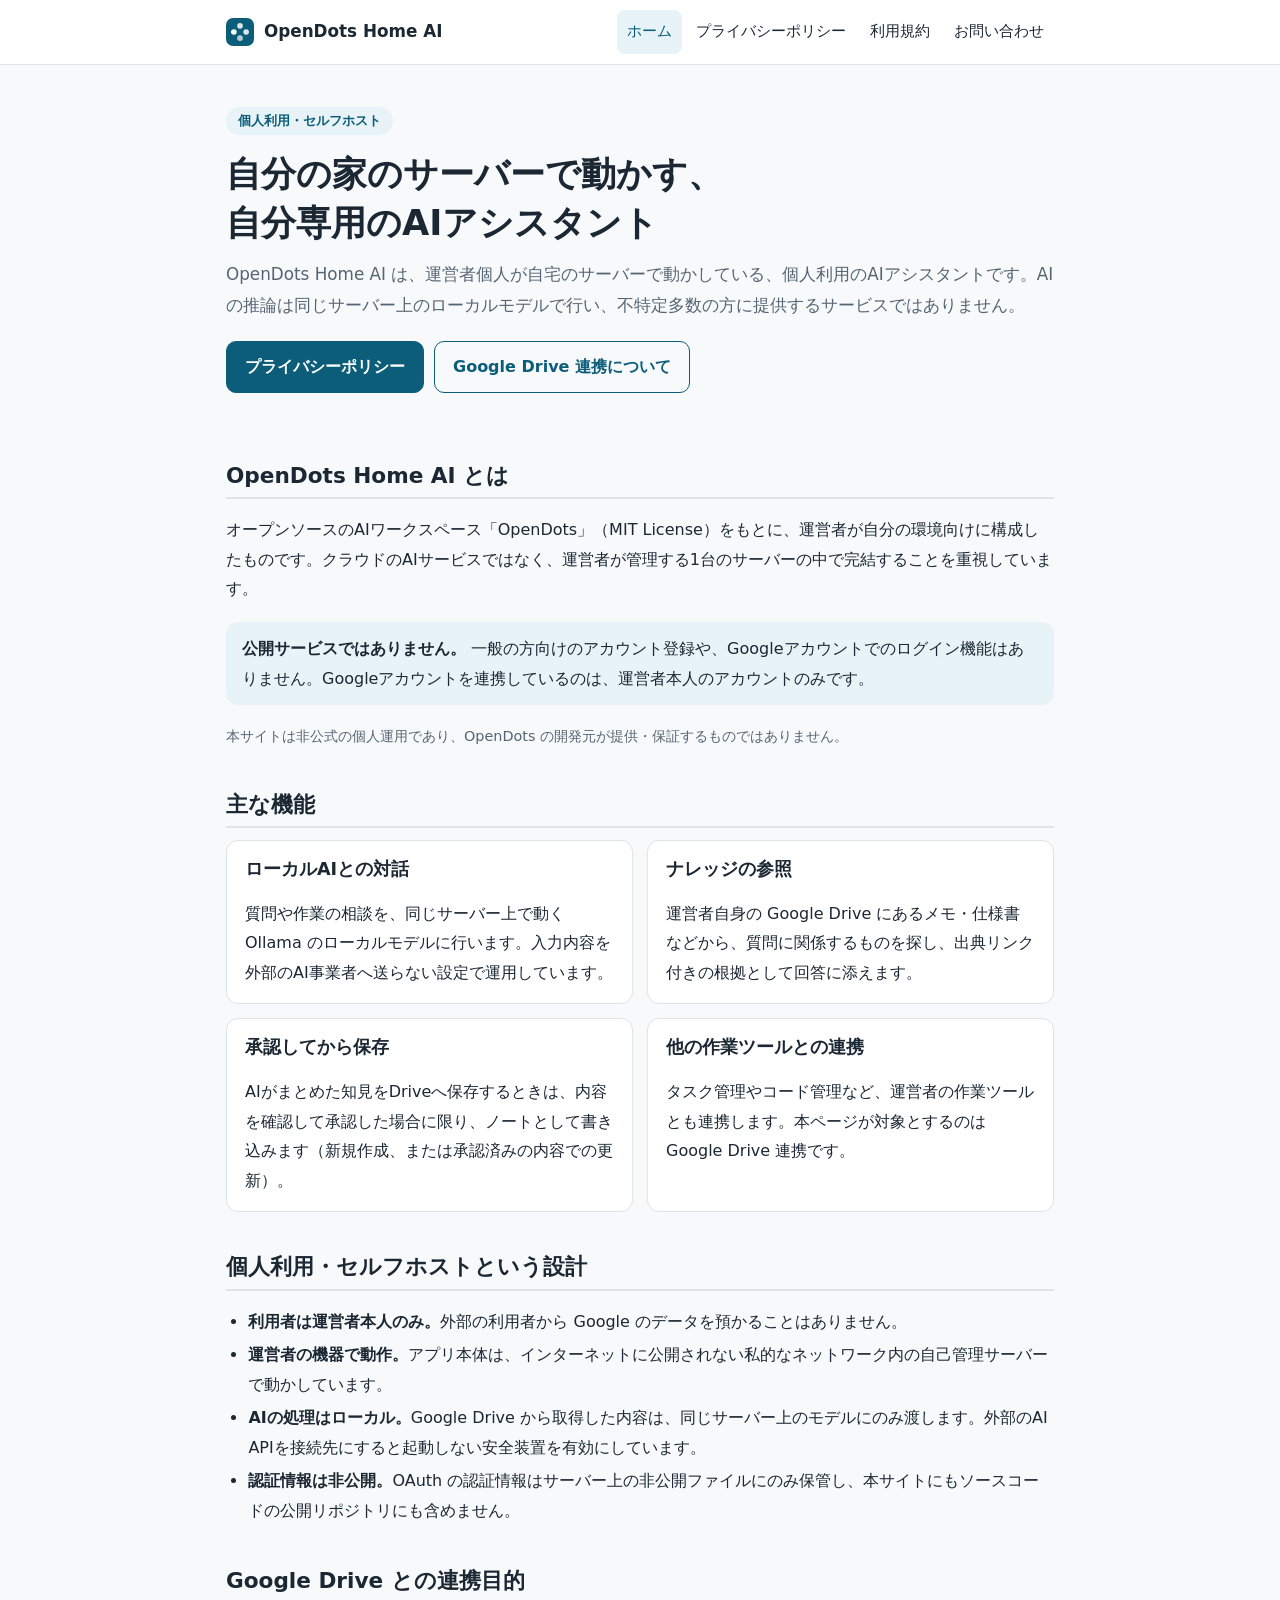
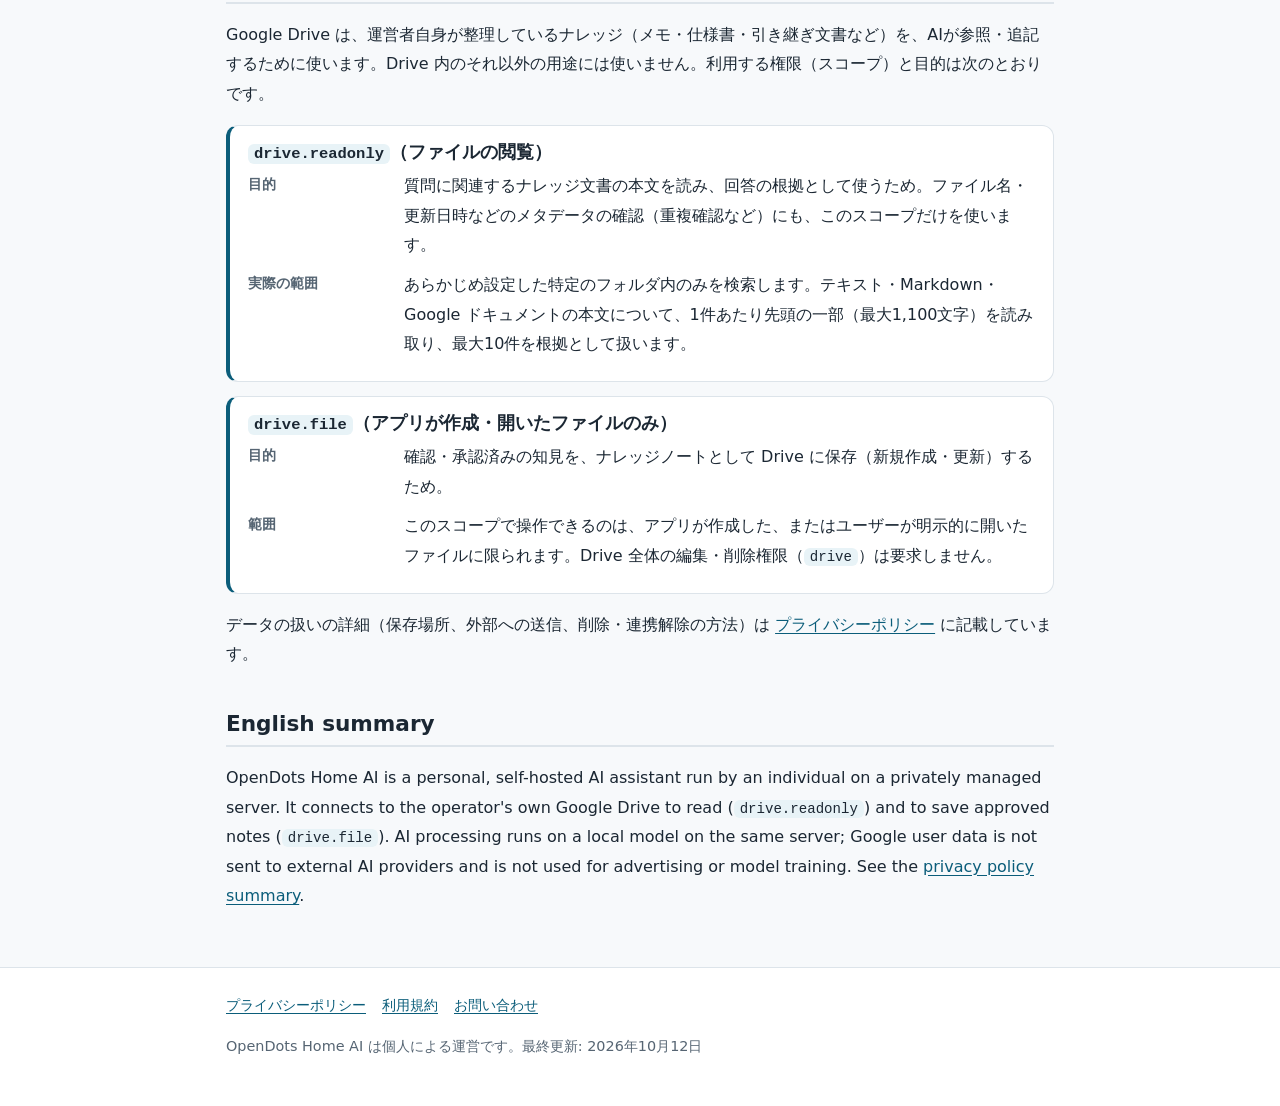
<file: index.html>
<!doctype html>
<html lang="ja">
<head>
  <meta charset="utf-8">
  <meta name="viewport" content="width=device-width, initial-scale=1">
  <title>OpenDots Home AI | 個人利用のセルフホスト型AIアシスタント</title>
  <meta name="description" content="OpenDots Home AI は、運営者個人が自宅サーバーで動かす、個人利用のセルフホスト型AIアシスタントです。Google Drive は自分のナレッジを参照・保存する目的に限って連携します。">
  <link rel="canonical" href="https://hattoir.github.io/opendots-home-ai/">
  <link rel="icon" href="assets/favicon.svg" type="image/svg+xml">
  <link rel="stylesheet" href="assets/style.css">
</head>
<body>
  <a class="skip" href="#main">本文へ移動</a>
  <header class="site">
    <div class="wrap">
      <a class="brand" href="./">
        <img src="assets/favicon.svg" alt="" width="28" height="28">
        <span>OpenDots Home AI</span>
      </a>
      <nav class="main" aria-label="主要メニュー">
        <ul>
          <li><a href="./" aria-current="page">ホーム</a></li>
          <li><a href="privacy.html">プライバシーポリシー</a></li>
          <li><a href="terms.html">利用規約</a></li>
          <li><a href="contact.html">お問い合わせ</a></li>
        </ul>
      </nav>
    </div>
  </header>

  <main id="main" class="wrap">
    <section class="hero">
      <span class="badge">個人利用・セルフホスト</span>
      <h1>自分の家のサーバーで動かす、<br>自分専用のAIアシスタント</h1>
      <p class="lead">OpenDots Home AI は、運営者個人が自宅のサーバーで動かしている、個人利用のAIアシスタントです。AIの推論は同じサーバー上のローカルモデルで行い、不特定多数の方に提供するサービスではありません。</p>
      <div class="btns">
        <a class="btn primary" href="privacy.html">プライバシーポリシー</a>
        <a class="btn ghost" href="#drive">Google Drive 連携について</a>
      </div>
    </section>

    <section aria-labelledby="about">
      <h2 id="about">OpenDots Home AI とは</h2>
      <p>オープンソースのAIワークスペース「OpenDots」（MIT License）をもとに、運営者が自分の環境向けに構成したものです。クラウドのAIサービスではなく、運営者が管理する1台のサーバーの中で完結することを重視しています。</p>
      <div class="info">
        <strong>公開サービスではありません。</strong>
        一般の方向けのアカウント登録や、Googleアカウントでのログイン機能はありません。Googleアカウントを連携しているのは、運営者本人のアカウントのみです。
      </div>
      <p class="meta">本サイトは非公式の個人運用であり、OpenDots の開発元が提供・保証するものではありません。</p>
    </section>

    <section aria-labelledby="features">
      <h2 id="features">主な機能</h2>
      <div class="grid two">
        <article class="card">
          <h3>ローカルAIとの対話</h3>
          <p>質問や作業の相談を、同じサーバー上で動く Ollama のローカルモデルに行います。入力内容を外部のAI事業者へ送らない設定で運用しています。</p>
        </article>
        <article class="card">
          <h3>ナレッジの参照</h3>
          <p>運営者自身の Google Drive にあるメモ・仕様書などから、質問に関係するものを探し、出典リンク付きの根拠として回答に添えます。</p>
        </article>
        <article class="card">
          <h3>承認してから保存</h3>
          <p>AIがまとめた知見をDriveへ保存するときは、内容を確認して承認した場合に限り、ノートとして書き込みます（新規作成、または承認済みの内容での更新）。</p>
        </article>
        <article class="card">
          <h3>他の作業ツールとの連携</h3>
          <p>タスク管理やコード管理など、運営者の作業ツールとも連携します。本ページが対象とするのは Google Drive 連携です。</p>
        </article>
      </div>
    </section>

    <section aria-labelledby="selfhost">
      <h2 id="selfhost">個人利用・セルフホストという設計</h2>
      <ul>
        <li><strong>利用者は運営者本人のみ。</strong>外部の利用者から Google のデータを預かることはありません。</li>
        <li><strong>運営者の機器で動作。</strong>アプリ本体は、インターネットに公開されない私的なネットワーク内の自己管理サーバーで動かしています。</li>
        <li><strong>AIの処理はローカル。</strong>Google Drive から取得した内容は、同じサーバー上のモデルにのみ渡します。外部のAI APIを接続先にすると起動しない安全装置を有効にしています。</li>
        <li><strong>認証情報は非公開。</strong>OAuth の認証情報はサーバー上の非公開ファイルにのみ保管し、本サイトにもソースコードの公開リポジトリにも含めません。</li>
      </ul>
    </section>

    <section aria-labelledby="drive">
      <h2 id="drive">Google Drive との連携目的</h2>
      <p>Google Drive は、運営者自身が整理しているナレッジ（メモ・仕様書・引き継ぎ文書など）を、AIが参照・追記するために使います。Drive 内のそれ以外の用途には使いません。利用する権限（スコープ）と目的は次のとおりです。</p>

      <div class="scope">
        <h3><span class="mono">drive.readonly</span>（ファイルの閲覧）</h3>
        <dl>
          <dt>目的</dt>
          <dd>質問に関連するナレッジ文書の本文を読み、回答の根拠として使うため。ファイル名・更新日時などのメタデータの確認（重複確認など）にも、このスコープだけを使います。</dd>
          <dt>実際の範囲</dt>
          <dd>あらかじめ設定した特定のフォルダ内のみを検索します。テキスト・Markdown・Google ドキュメントの本文について、1件あたり先頭の一部（最大1,100文字）を読み取り、最大10件を根拠として扱います。</dd>
        </dl>
      </div>

      <div class="scope">
        <h3><span class="mono">drive.file</span>（アプリが作成・開いたファイルのみ）</h3>
        <dl>
          <dt>目的</dt>
          <dd>確認・承認済みの知見を、ナレッジノートとして Drive に保存（新規作成・更新）するため。</dd>
          <dt>範囲</dt>
          <dd>このスコープで操作できるのは、アプリが作成した、またはユーザーが明示的に開いたファイルに限られます。Drive 全体の編集・削除権限（<span class="mono">drive</span>）は要求しません。</dd>
        </dl>
      </div>

      <p>データの扱いの詳細（保存場所、外部への送信、削除・連携解除の方法）は <a href="privacy.html">プライバシーポリシー</a> に記載しています。</p>
    </section>

    <section aria-labelledby="en">
      <h2 id="en">English summary</h2>
      <p lang="en">OpenDots Home AI is a personal, self-hosted AI assistant run by an individual on a privately managed server. It connects to the operator's own Google Drive to read (<code>drive.readonly</code>) and to save approved notes (<code>drive.file</code>). AI processing runs on a local model on the same server; Google user data is not sent to external AI providers and is not used for advertising or model training. See the <a href="privacy.html#en-summary">privacy policy summary</a>.</p>
    </section>
  </main>

  <footer class="site">
    <div class="wrap">
      <ul>
        <li><a href="privacy.html">プライバシーポリシー</a></li>
        <li><a href="terms.html">利用規約</a></li>
        <li><a href="contact.html">お問い合わせ</a></li>
      </ul>
      <p>OpenDots Home AI は個人による運営です。最終更新: 2026年10月12日</p>
    </div>
  </footer>
</body>
</html>
</file>
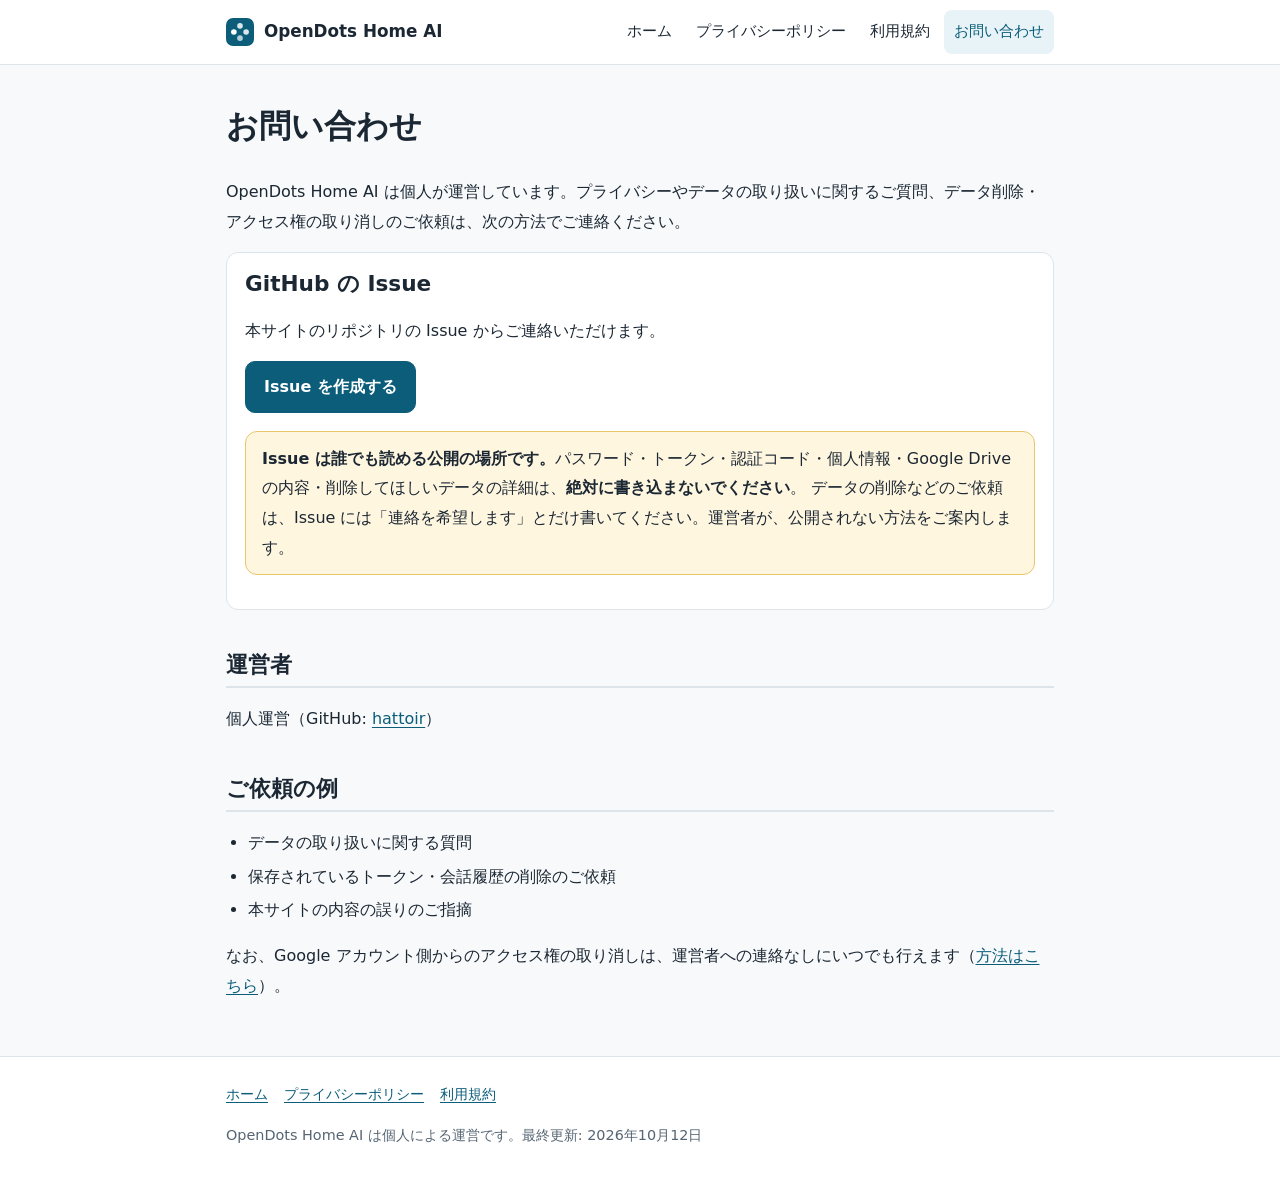
<file: contact.html>
<!doctype html>
<html lang="ja">
<head>
  <meta charset="utf-8">
  <meta name="viewport" content="width=device-width, initial-scale=1">
  <title>お問い合わせ | OpenDots Home AI</title>
  <meta name="description" content="OpenDots Home AI の運営者への連絡方法と、データ削除・アクセス権取り消しの依頼方法です。">
  <link rel="canonical" href="https://hattoir.github.io/opendots-home-ai/contact.html">
  <link rel="icon" href="assets/favicon.svg" type="image/svg+xml">
  <link rel="stylesheet" href="assets/style.css">
</head>
<body>
  <a class="skip" href="#main">本文へ移動</a>
  <header class="site">
    <div class="wrap">
      <a class="brand" href="./">
        <img src="assets/favicon.svg" alt="" width="28" height="28">
        <span>OpenDots Home AI</span>
      </a>
      <nav class="main" aria-label="主要メニュー">
        <ul>
          <li><a href="./">ホーム</a></li>
          <li><a href="privacy.html">プライバシーポリシー</a></li>
          <li><a href="terms.html">利用規約</a></li>
          <li><a href="contact.html" aria-current="page">お問い合わせ</a></li>
        </ul>
      </nav>
    </div>
  </header>

  <main id="main" class="wrap">
    <h1 style="margin-top:32px">お問い合わせ</h1>
    <p>OpenDots Home AI は個人が運営しています。プライバシーやデータの取り扱いに関するご質問、データ削除・アクセス権の取り消しのご依頼は、次の方法でご連絡ください。</p>

    <div class="card">
      <h2 style="margin-top:0;border:0;padding:0">GitHub の Issue</h2>
      <p>本サイトのリポジトリの Issue からご連絡いただけます。</p>
      <p><a class="btn primary" href="https://github.com/hattoir/opendots-home-ai/issues/new">Issue を作成する</a></p>
      <div class="note">
        <strong>Issue は誰でも読める公開の場所です。</strong>パスワード・トークン・認証コード・個人情報・Google Drive の内容・削除してほしいデータの詳細は、<strong>絶対に書き込まないでください</strong>。
        データの削除などのご依頼は、Issue には「連絡を希望します」とだけ書いてください。運営者が、公開されない方法をご案内します。
      </div>
    </div>

    <h2>運営者</h2>
    <p>個人運営（GitHub: <a href="https://github.com/hattoir">hattoir</a>）</p>

    <h2>ご依頼の例</h2>
    <ul>
      <li>データの取り扱いに関する質問</li>
      <li>保存されているトークン・会話履歴の削除のご依頼</li>
      <li>本サイトの内容の誤りのご指摘</li>
    </ul>
    <p>なお、Google アカウント側からのアクセス権の取り消しは、運営者への連絡なしにいつでも行えます（<a href="privacy.html#delete">方法はこちら</a>）。</p>
  </main>

  <footer class="site">
    <div class="wrap">
      <ul>
        <li><a href="./">ホーム</a></li>
        <li><a href="privacy.html">プライバシーポリシー</a></li>
        <li><a href="terms.html">利用規約</a></li>
      </ul>
      <p>OpenDots Home AI は個人による運営です。最終更新: 2026年10月12日</p>
    </div>
  </footer>
</body>
</html>
</file>
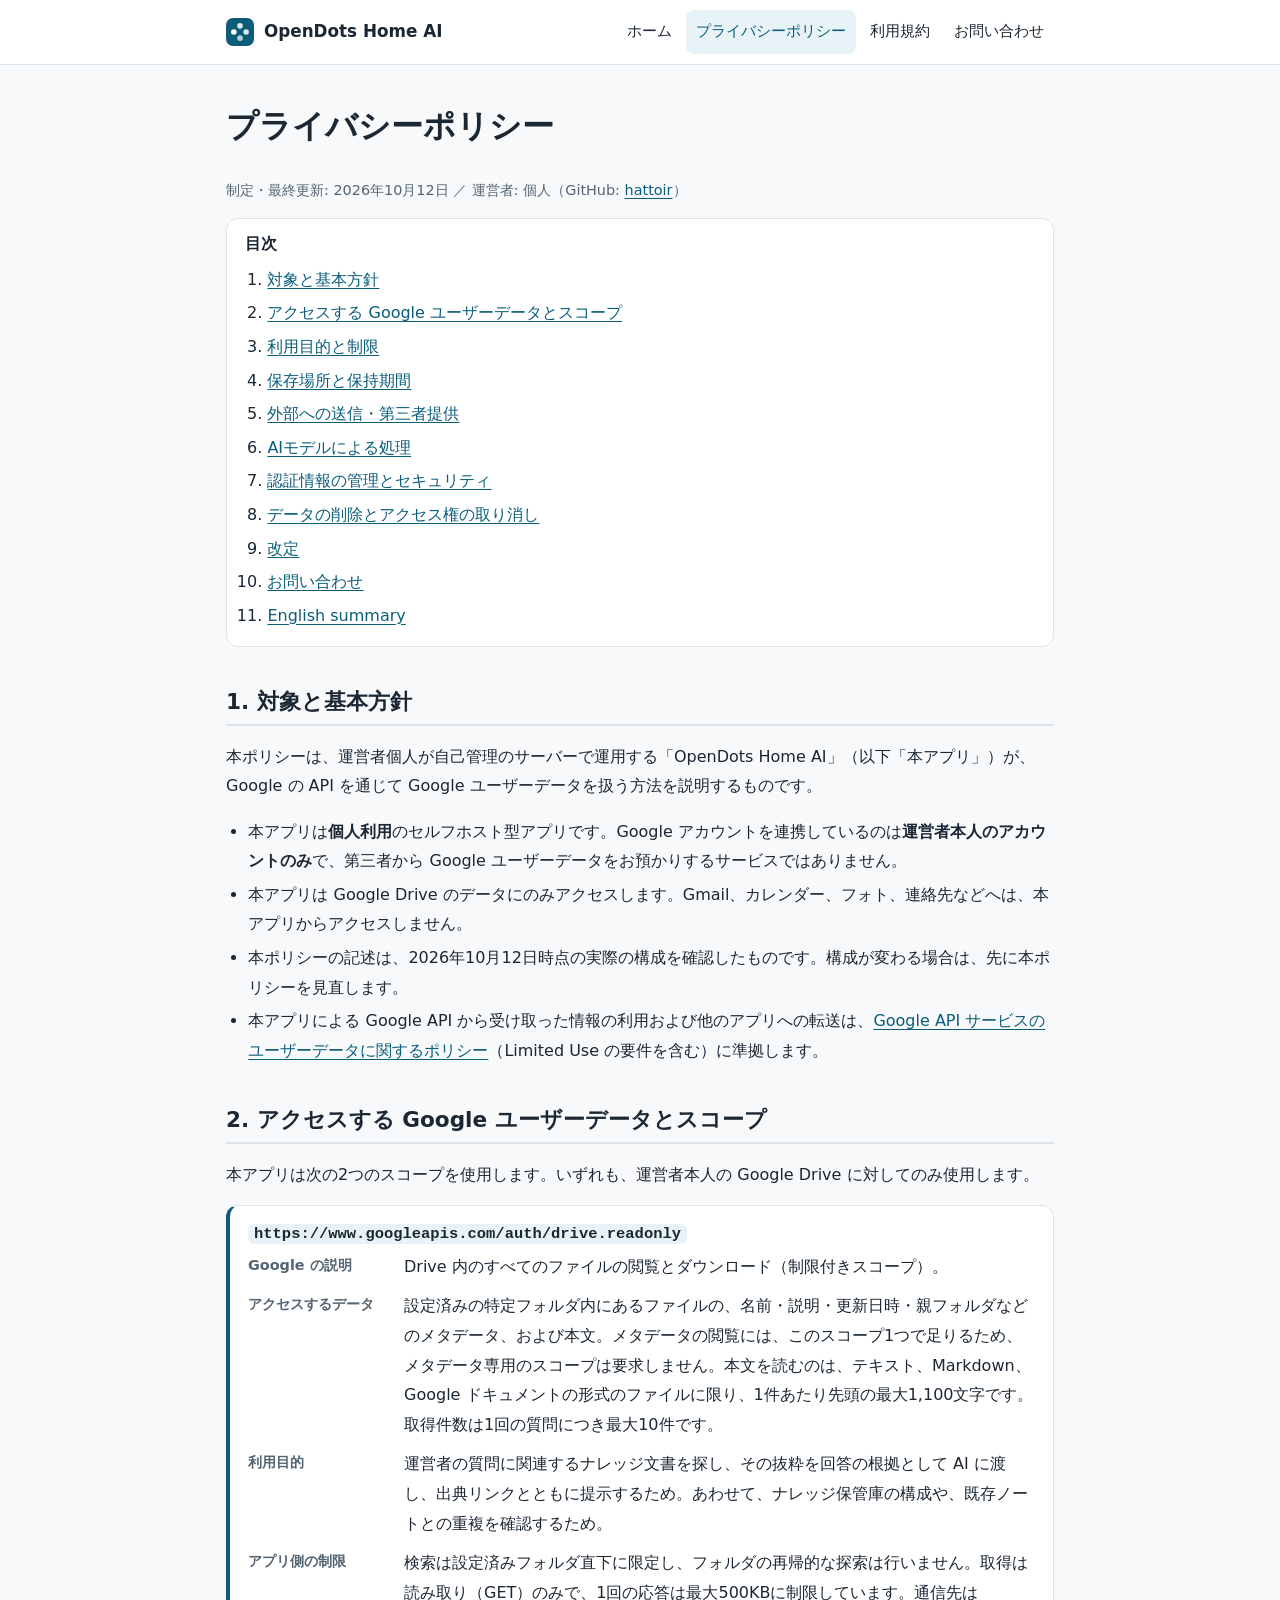
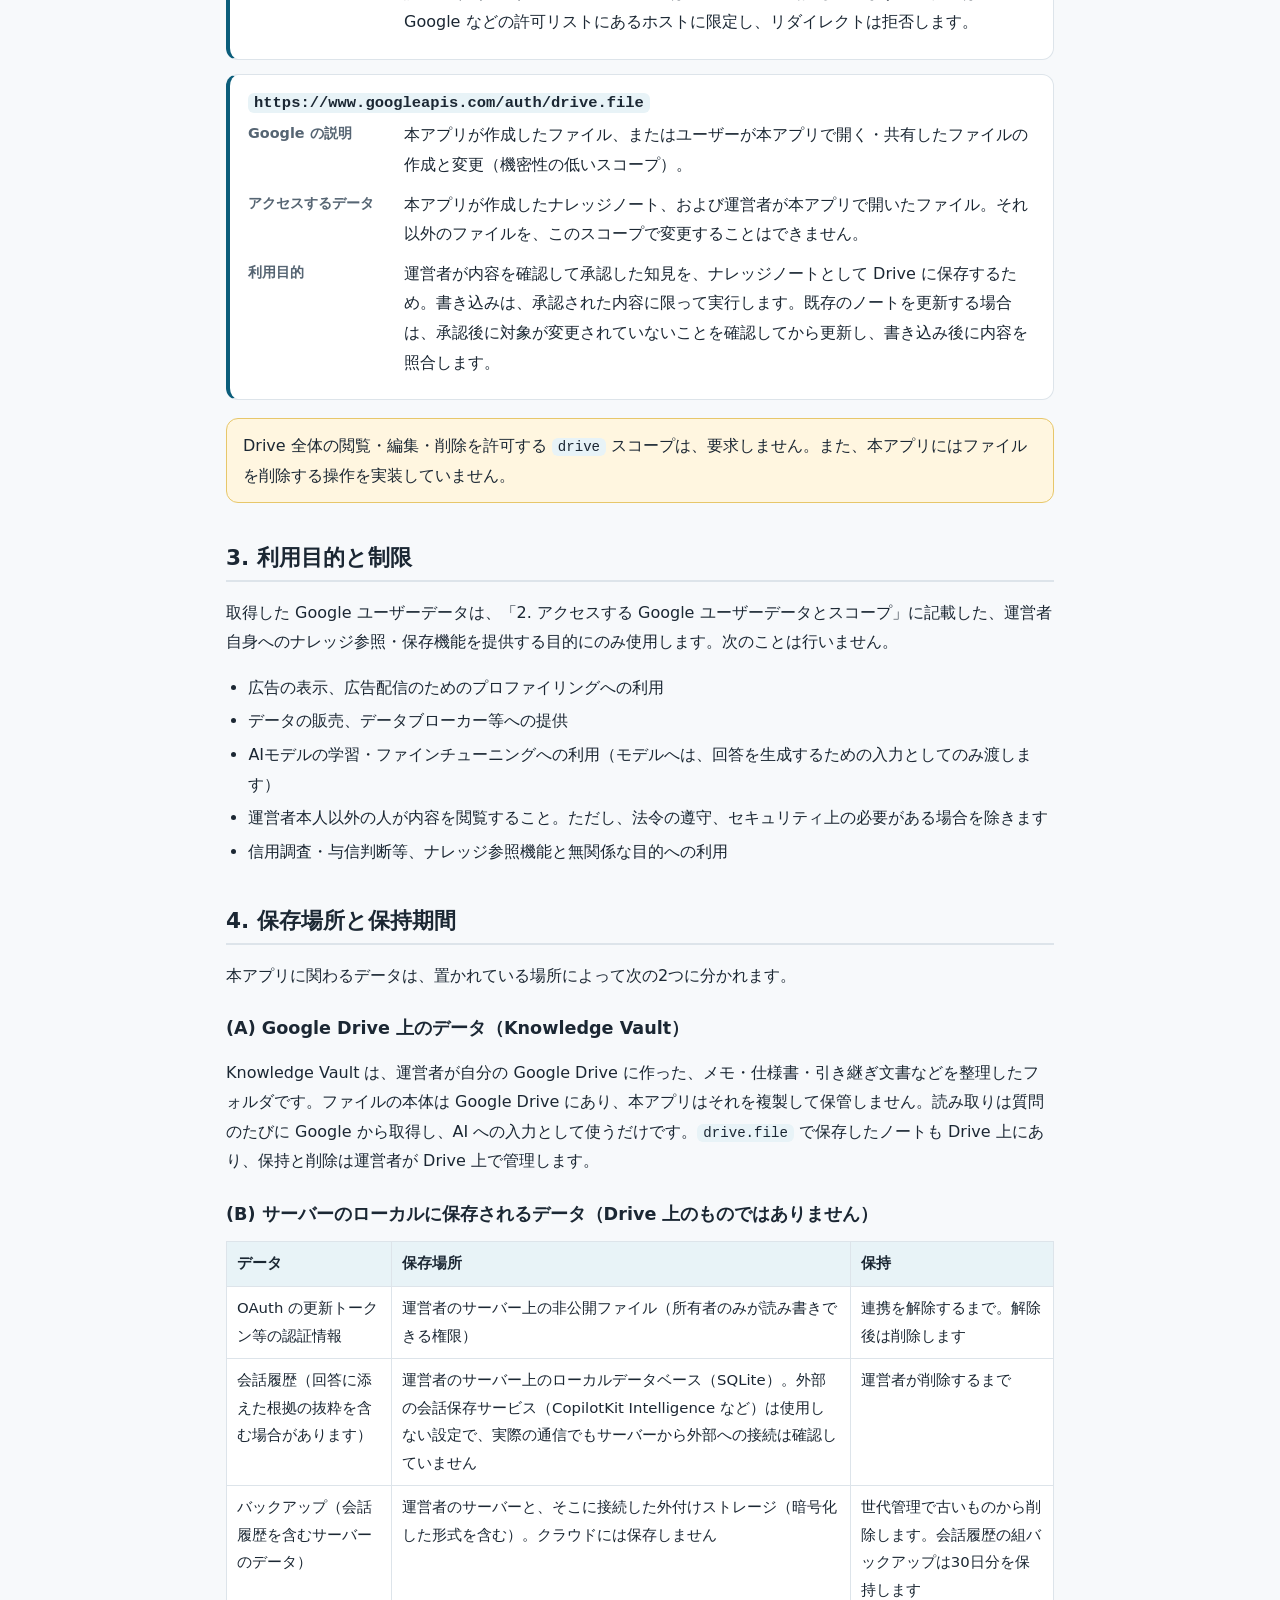
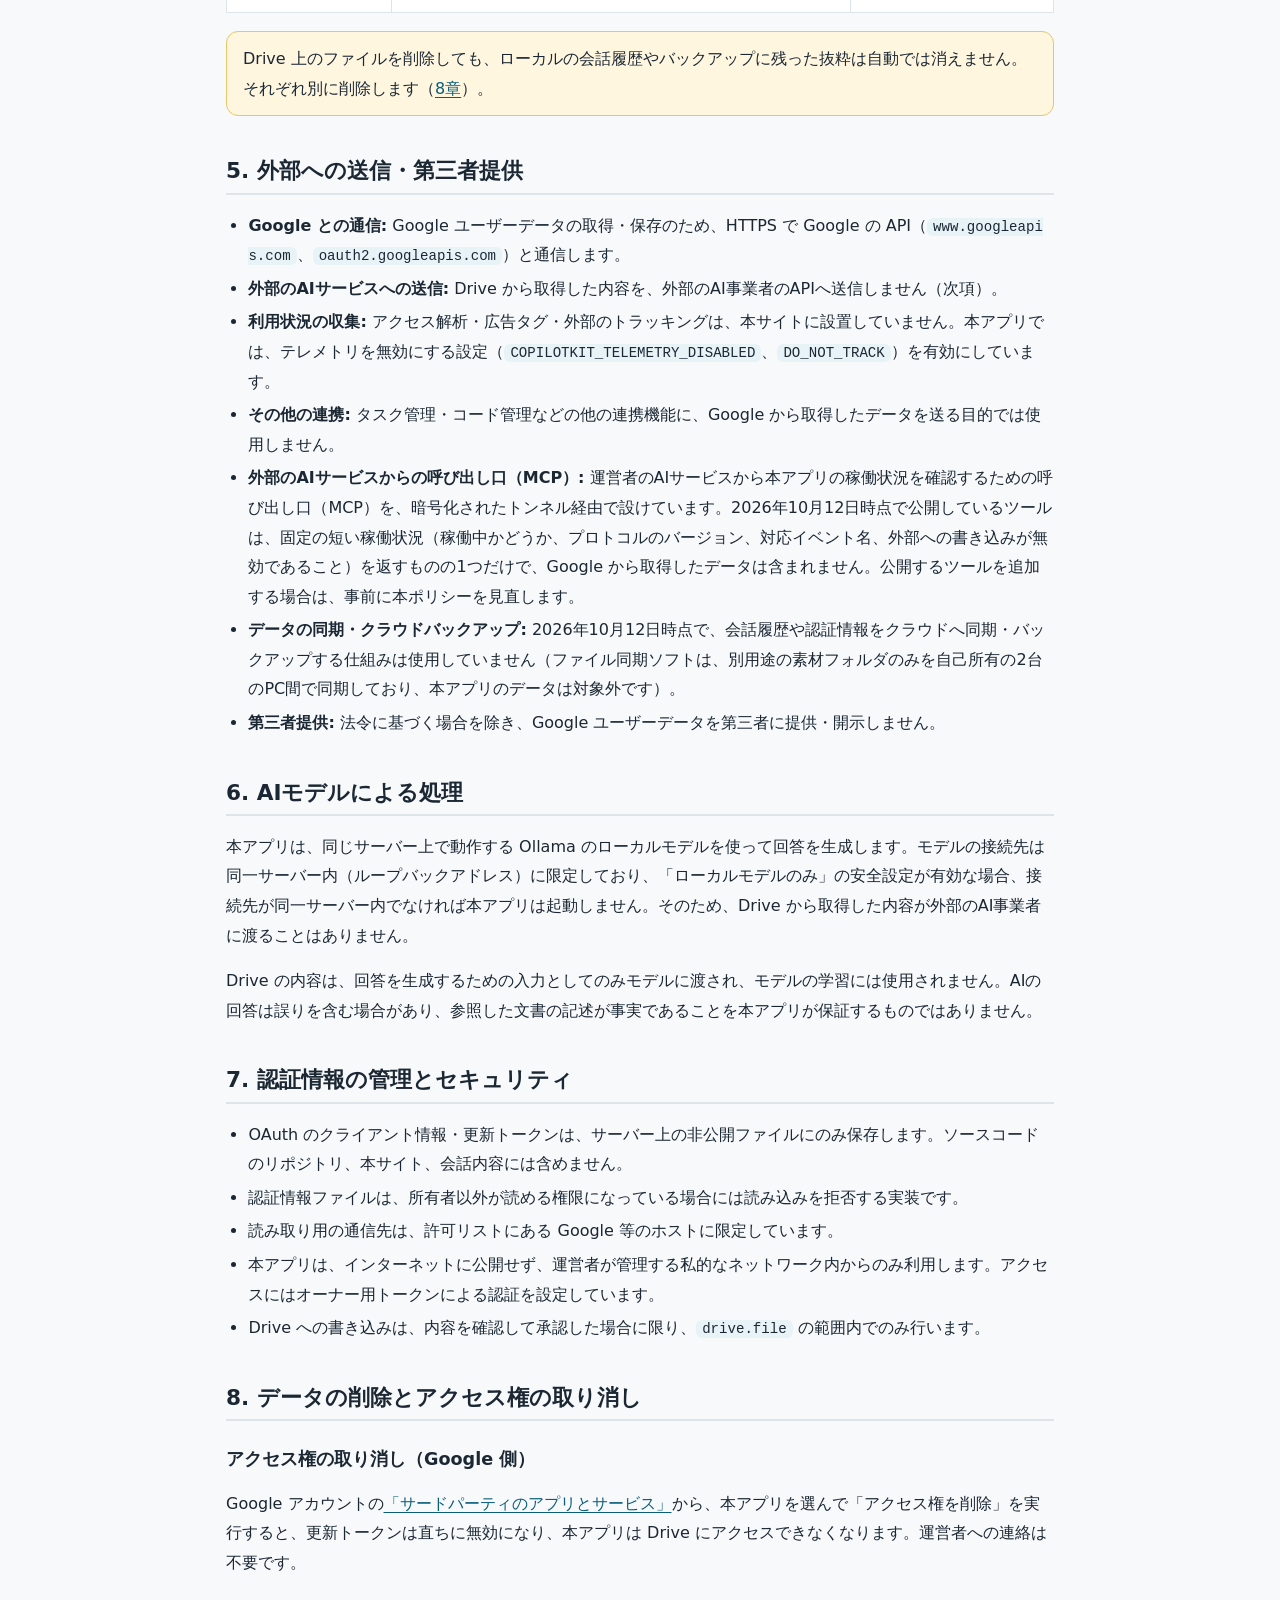
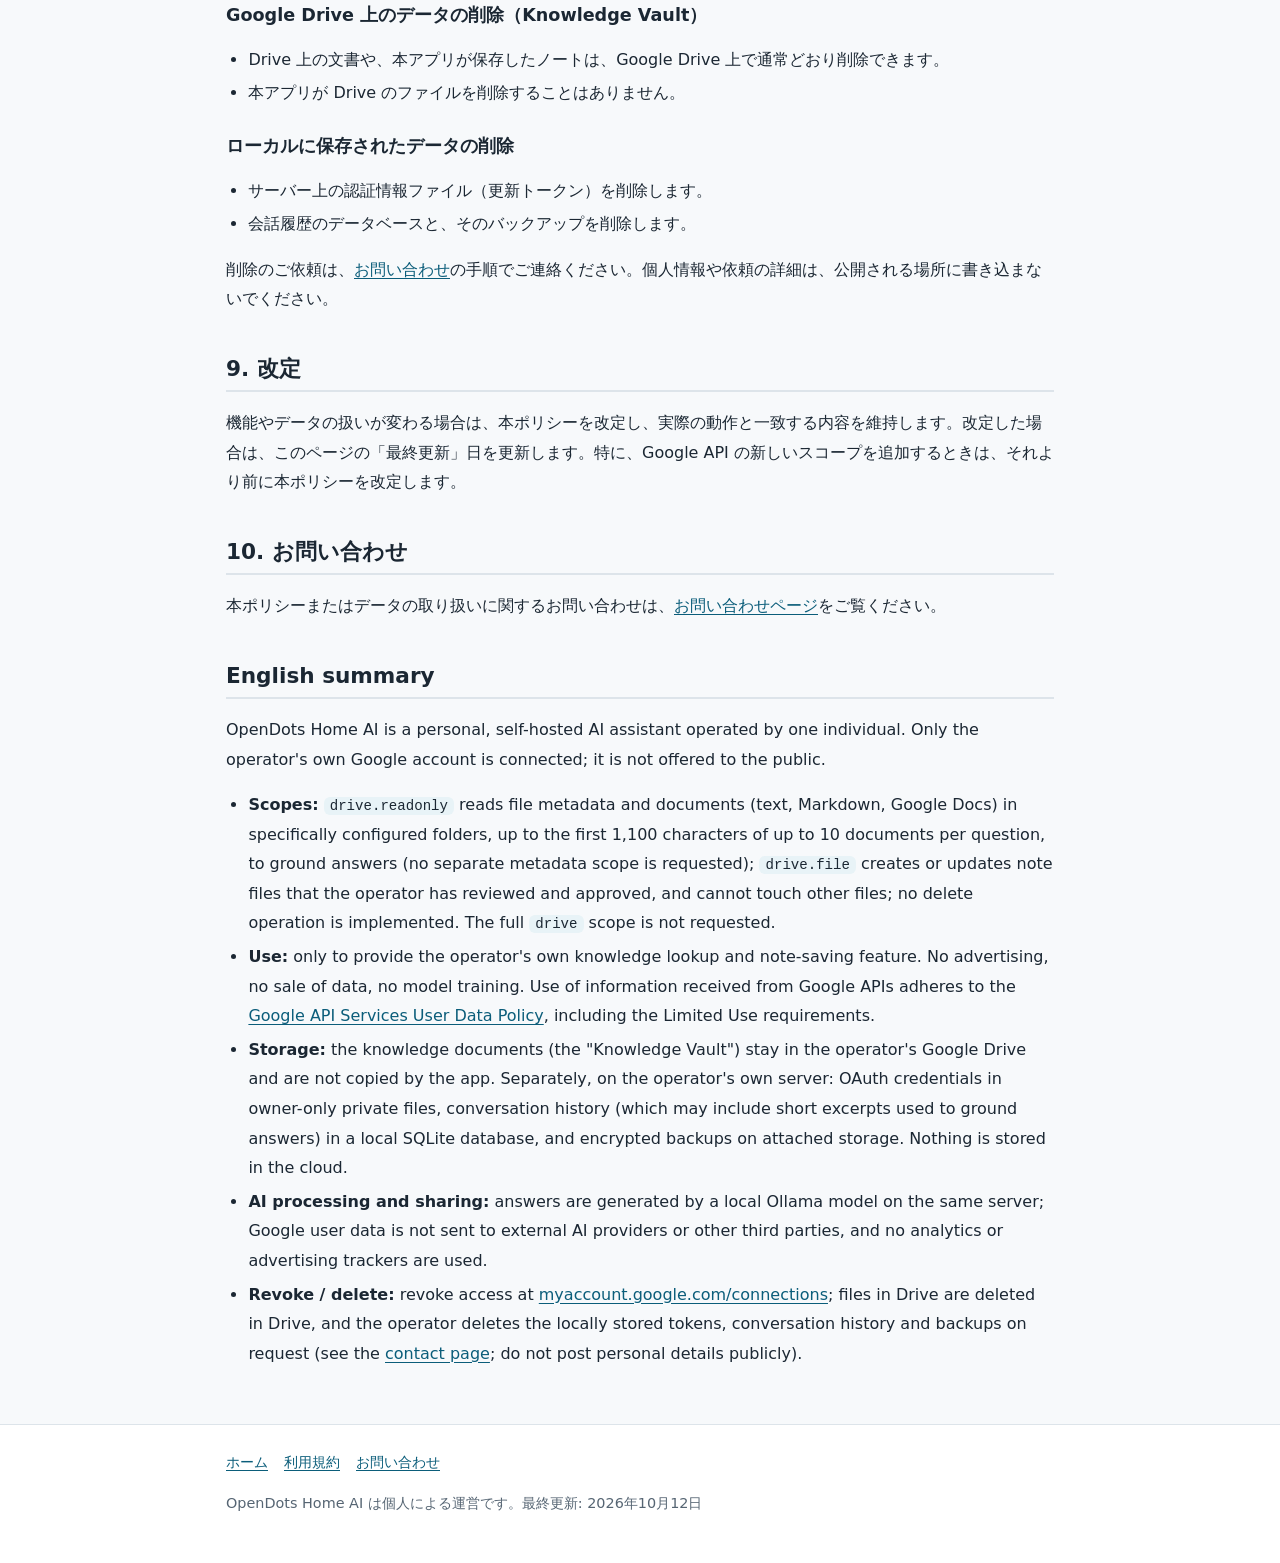
<file: privacy.html>
<!doctype html>
<html lang="ja">
<head>
  <meta charset="utf-8">
  <meta name="viewport" content="width=device-width, initial-scale=1">
  <title>プライバシーポリシー | OpenDots Home AI</title>
  <meta name="description" content="OpenDots Home AI が Google Drive のどのデータにアクセスし、どこに保存し、どう削除・連携解除できるかを説明するプライバシーポリシーです。">
  <link rel="canonical" href="https://hattoir.github.io/opendots-home-ai/privacy.html">
  <link rel="icon" href="assets/favicon.svg" type="image/svg+xml">
  <link rel="stylesheet" href="assets/style.css">
</head>
<body>
  <a class="skip" href="#main">本文へ移動</a>
  <header class="site">
    <div class="wrap">
      <a class="brand" href="./">
        <img src="assets/favicon.svg" alt="" width="28" height="28">
        <span>OpenDots Home AI</span>
      </a>
      <nav class="main" aria-label="主要メニュー">
        <ul>
          <li><a href="./">ホーム</a></li>
          <li><a href="privacy.html" aria-current="page">プライバシーポリシー</a></li>
          <li><a href="terms.html">利用規約</a></li>
          <li><a href="contact.html">お問い合わせ</a></li>
        </ul>
      </nav>
    </div>
  </header>

  <main id="main" class="wrap">
    <h1 style="margin-top:32px">プライバシーポリシー</h1>
    <p class="meta">制定・最終更新: 2026年10月12日 ／ 運営者: 個人（GitHub: <a href="https://github.com/hattoir">hattoir</a>）</p>

    <nav class="toc" aria-label="目次">
      <strong>目次</strong>
      <ol>
        <li><a href="#overview">対象と基本方針</a></li>
        <li><a href="#data">アクセスする Google ユーザーデータとスコープ</a></li>
        <li><a href="#use">利用目的と制限</a></li>
        <li><a href="#storage">保存場所と保持期間</a></li>
        <li><a href="#sharing">外部への送信・第三者提供</a></li>
        <li><a href="#ai">AIモデルによる処理</a></li>
        <li><a href="#security">認証情報の管理とセキュリティ</a></li>
        <li><a href="#delete">データの削除とアクセス権の取り消し</a></li>
        <li><a href="#changes">改定</a></li>
        <li><a href="#contact">お問い合わせ</a></li>
        <li><a href="#en-summary">English summary</a></li>
      </ol>
    </nav>

    <section aria-labelledby="overview">
      <h2 id="overview">1. 対象と基本方針</h2>
      <p>本ポリシーは、運営者個人が自己管理のサーバーで運用する「OpenDots Home AI」（以下「本アプリ」）が、Google の API を通じて Google ユーザーデータを扱う方法を説明するものです。</p>
      <ul>
        <li>本アプリは<strong>個人利用</strong>のセルフホスト型アプリです。Google アカウントを連携しているのは<strong>運営者本人のアカウントのみ</strong>で、第三者から Google ユーザーデータをお預かりするサービスではありません。</li>
        <li>本アプリは Google Drive のデータにのみアクセスします。Gmail、カレンダー、フォト、連絡先などへは、本アプリからアクセスしません。</li>
        <li>本ポリシーの記述は、2026年10月12日時点の実際の構成を確認したものです。構成が変わる場合は、先に本ポリシーを見直します。</li>
        <li>本アプリによる Google API から受け取った情報の利用および他のアプリへの転送は、<a href="https://developers.google.com/terms/api-services-user-data-policy">Google API サービスのユーザーデータに関するポリシー</a>（Limited Use の要件を含む）に準拠します。</li>
      </ul>
    </section>

    <section aria-labelledby="data">
      <h2 id="data">2. アクセスする Google ユーザーデータとスコープ</h2>
      <p>本アプリは次の2つのスコープを使用します。いずれも、運営者本人の Google Drive に対してのみ使用します。</p>

      <div class="scope">
        <h3><span class="mono">https://www.googleapis.com/auth/drive.readonly</span></h3>
        <dl>
          <dt>Google の説明</dt>
          <dd>Drive 内のすべてのファイルの閲覧とダウンロード（制限付きスコープ）。</dd>
          <dt>アクセスするデータ</dt>
          <dd>設定済みの特定フォルダ内にあるファイルの、名前・説明・更新日時・親フォルダなどのメタデータ、および本文。メタデータの閲覧には、このスコープ1つで足りるため、メタデータ専用のスコープは要求しません。本文を読むのは、テキスト、Markdown、Google ドキュメントの形式のファイルに限り、1件あたり先頭の最大1,100文字です。取得件数は1回の質問につき最大10件です。</dd>
          <dt>利用目的</dt>
          <dd>運営者の質問に関連するナレッジ文書を探し、その抜粋を回答の根拠として AI に渡し、出典リンクとともに提示するため。あわせて、ナレッジ保管庫の構成や、既存ノートとの重複を確認するため。</dd>
          <dt>アプリ側の制限</dt>
          <dd>検索は設定済みフォルダ直下に限定し、フォルダの再帰的な探索は行いません。取得は読み取り（GET）のみで、1回の応答は最大500KBに制限しています。通信先は Google などの許可リストにあるホストに限定し、リダイレクトは拒否します。</dd>
        </dl>
      </div>

      <div class="scope">
        <h3><span class="mono">https://www.googleapis.com/auth/drive.file</span></h3>
        <dl>
          <dt>Google の説明</dt>
          <dd>本アプリが作成したファイル、またはユーザーが本アプリで開く・共有したファイルの作成と変更（機密性の低いスコープ）。</dd>
          <dt>アクセスするデータ</dt>
          <dd>本アプリが作成したナレッジノート、および運営者が本アプリで開いたファイル。それ以外のファイルを、このスコープで変更することはできません。</dd>
          <dt>利用目的</dt>
          <dd>運営者が内容を確認して承認した知見を、ナレッジノートとして Drive に保存するため。書き込みは、承認された内容に限って実行します。既存のノートを更新する場合は、承認後に対象が変更されていないことを確認してから更新し、書き込み後に内容を照合します。</dd>
        </dl>
      </div>

      <div class="note">
        Drive 全体の閲覧・編集・削除を許可する <span class="mono">drive</span> スコープは、要求しません。また、本アプリにはファイルを削除する操作を実装していません。
      </div>
    </section>

    <section aria-labelledby="use">
      <h2 id="use">3. 利用目的と制限</h2>
      <p>取得した Google ユーザーデータは、「2. アクセスする Google ユーザーデータとスコープ」に記載した、運営者自身へのナレッジ参照・保存機能を提供する目的にのみ使用します。次のことは行いません。</p>
      <ul>
        <li>広告の表示、広告配信のためのプロファイリングへの利用</li>
        <li>データの販売、データブローカー等への提供</li>
        <li>AIモデルの学習・ファインチューニングへの利用（モデルへは、回答を生成するための入力としてのみ渡します）</li>
        <li>運営者本人以外の人が内容を閲覧すること。ただし、法令の遵守、セキュリティ上の必要がある場合を除きます</li>
        <li>信用調査・与信判断等、ナレッジ参照機能と無関係な目的への利用</li>
      </ul>
    </section>

    <section aria-labelledby="storage">
      <h2 id="storage">4. 保存場所と保持期間</h2>
      <p>本アプリに関わるデータは、置かれている場所によって次の2つに分かれます。</p>

      <h3>(A) Google Drive 上のデータ（Knowledge Vault）</h3>
      <p>Knowledge Vault は、運営者が自分の Google Drive に作った、メモ・仕様書・引き継ぎ文書などを整理したフォルダです。ファイルの本体は Google Drive にあり、本アプリはそれを複製して保管しません。読み取りは質問のたびに Google から取得し、AI への入力として使うだけです。<span class="mono">drive.file</span> で保存したノートも Drive 上にあり、保持と削除は運営者が Drive 上で管理します。</p>

      <h3>(B) サーバーのローカルに保存されるデータ（Drive 上のものではありません）</h3>
      <div class="table-wrap">
        <table>
          <thead><tr><th>データ</th><th>保存場所</th><th>保持</th></tr></thead>
          <tbody>
            <tr>
              <td>OAuth の更新トークン等の認証情報</td>
              <td>運営者のサーバー上の非公開ファイル（所有者のみが読み書きできる権限）</td>
              <td>連携を解除するまで。解除後は削除します</td>
            </tr>
            <tr>
              <td>会話履歴（回答に添えた根拠の抜粋を含む場合があります）</td>
              <td>運営者のサーバー上のローカルデータベース（SQLite）。外部の会話保存サービス（CopilotKit Intelligence など）は使用しない設定で、実際の通信でもサーバーから外部への接続は確認していません</td>
              <td>運営者が削除するまで</td>
            </tr>
            <tr>
              <td>バックアップ（会話履歴を含むサーバーのデータ）</td>
              <td>運営者のサーバーと、そこに接続した外付けストレージ（暗号化した形式を含む）。クラウドには保存しません</td>
              <td>世代管理で古いものから削除します。会話履歴の組バックアップは30日分を保持します</td>
            </tr>
          </tbody>
        </table>
      </div>
      <div class="note">
        Drive 上のファイルを削除しても、ローカルの会話履歴やバックアップに残った抜粋は自動では消えません。それぞれ別に削除します（<a href="#delete">8章</a>）。
      </div>
    </section>

    <section aria-labelledby="sharing">
      <h2 id="sharing">5. 外部への送信・第三者提供</h2>
      <ul>
        <li><strong>Google との通信:</strong> Google ユーザーデータの取得・保存のため、HTTPS で Google の API（<code>www.googleapis.com</code>、<code>oauth2.googleapis.com</code>）と通信します。</li>
        <li><strong>外部のAIサービスへの送信:</strong> Drive から取得した内容を、外部のAI事業者のAPIへ送信しません（次項）。</li>
        <li><strong>利用状況の収集:</strong> アクセス解析・広告タグ・外部のトラッキングは、本サイトに設置していません。本アプリでは、テレメトリを無効にする設定（<code>COPILOTKIT_TELEMETRY_DISABLED</code>、<code>DO_NOT_TRACK</code>）を有効にしています。</li>
        <li><strong>その他の連携:</strong> タスク管理・コード管理などの他の連携機能に、Google から取得したデータを送る目的では使用しません。</li>
        <li><strong>外部のAIサービスからの呼び出し口（MCP）:</strong> 運営者のAIサービスから本アプリの稼働状況を確認するための呼び出し口（MCP）を、暗号化されたトンネル経由で設けています。2026年10月12日時点で公開しているツールは、固定の短い稼働状況（稼働中かどうか、プロトコルのバージョン、対応イベント名、外部への書き込みが無効であること）を返すものの1つだけで、Google から取得したデータは含まれません。公開するツールを追加する場合は、事前に本ポリシーを見直します。</li>
        <li><strong>データの同期・クラウドバックアップ:</strong> 2026年10月12日時点で、会話履歴や認証情報をクラウドへ同期・バックアップする仕組みは使用していません（ファイル同期ソフトは、別用途の素材フォルダのみを自己所有の2台のPC間で同期しており、本アプリのデータは対象外です）。</li>
        <li><strong>第三者提供:</strong> 法令に基づく場合を除き、Google ユーザーデータを第三者に提供・開示しません。</li>
      </ul>
    </section>

    <section aria-labelledby="ai">
      <h2 id="ai">6. AIモデルによる処理</h2>
      <p>本アプリは、同じサーバー上で動作する Ollama のローカルモデルを使って回答を生成します。モデルの接続先は同一サーバー内（ループバックアドレス）に限定しており、「ローカルモデルのみ」の安全設定が有効な場合、接続先が同一サーバー内でなければ本アプリは起動しません。そのため、Drive から取得した内容が外部のAI事業者に渡ることはありません。</p>
      <p>Drive の内容は、回答を生成するための入力としてのみモデルに渡され、モデルの学習には使用されません。AIの回答は誤りを含む場合があり、参照した文書の記述が事実であることを本アプリが保証するものではありません。</p>
    </section>

    <section aria-labelledby="security">
      <h2 id="security">7. 認証情報の管理とセキュリティ</h2>
      <ul>
        <li>OAuth のクライアント情報・更新トークンは、サーバー上の非公開ファイルにのみ保存します。ソースコードのリポジトリ、本サイト、会話内容には含めません。</li>
        <li>認証情報ファイルは、所有者以外が読める権限になっている場合には読み込みを拒否する実装です。</li>
        <li>読み取り用の通信先は、許可リストにある Google 等のホストに限定しています。</li>
        <li>本アプリは、インターネットに公開せず、運営者が管理する私的なネットワーク内からのみ利用します。アクセスにはオーナー用トークンによる認証を設定しています。</li>
        <li>Drive への書き込みは、内容を確認して承認した場合に限り、<span class="mono">drive.file</span> の範囲内でのみ行います。</li>
      </ul>
    </section>

    <section aria-labelledby="delete">
      <h2 id="delete">8. データの削除とアクセス権の取り消し</h2>
      <h3>アクセス権の取り消し（Google 側）</h3>
      <p>Google アカウントの<a href="https://myaccount.google.com/connections">「サードパーティのアプリとサービス」</a>から、本アプリを選んで「アクセス権を削除」を実行すると、更新トークンは直ちに無効になり、本アプリは Drive にアクセスできなくなります。運営者への連絡は不要です。</p>
      <h3>Google Drive 上のデータの削除（Knowledge Vault）</h3>
      <ul>
        <li>Drive 上の文書や、本アプリが保存したノートは、Google Drive 上で通常どおり削除できます。</li>
        <li>本アプリが Drive のファイルを削除することはありません。</li>
      </ul>
      <h3>ローカルに保存されたデータの削除</h3>
      <ul>
        <li>サーバー上の認証情報ファイル（更新トークン）を削除します。</li>
        <li>会話履歴のデータベースと、そのバックアップを削除します。</li>
      </ul>
      <p>削除のご依頼は、<a href="contact.html">お問い合わせ</a>の手順でご連絡ください。個人情報や依頼の詳細は、公開される場所に書き込まないでください。</p>
    </section>

    <section aria-labelledby="changes">
      <h2 id="changes">9. 改定</h2>
      <p>機能やデータの扱いが変わる場合は、本ポリシーを改定し、実際の動作と一致する内容を維持します。改定した場合は、このページの「最終更新」日を更新します。特に、Google API の新しいスコープを追加するときは、それより前に本ポリシーを改定します。</p>
    </section>

    <section aria-labelledby="contact">
      <h2 id="contact">10. お問い合わせ</h2>
      <p>本ポリシーまたはデータの取り扱いに関するお問い合わせは、<a href="contact.html">お問い合わせページ</a>をご覧ください。</p>
    </section>

    <section aria-labelledby="en-summary" lang="en">
      <h2 id="en-summary">English summary</h2>
      <p>OpenDots Home AI is a personal, self-hosted AI assistant operated by one individual. Only the operator's own Google account is connected; it is not offered to the public.</p>
      <ul>
        <li><strong>Scopes:</strong> <code>drive.readonly</code> reads file metadata and documents (text, Markdown, Google Docs) in specifically configured folders, up to the first 1,100 characters of up to 10 documents per question, to ground answers (no separate metadata scope is requested); <code>drive.file</code> creates or updates note files that the operator has reviewed and approved, and cannot touch other files; no delete operation is implemented. The full <code>drive</code> scope is not requested.</li>
        <li><strong>Use:</strong> only to provide the operator's own knowledge lookup and note-saving feature. No advertising, no sale of data, no model training. Use of information received from Google APIs adheres to the <a href="https://developers.google.com/terms/api-services-user-data-policy">Google API Services User Data Policy</a>, including the Limited Use requirements.</li>
        <li><strong>Storage:</strong> the knowledge documents (the "Knowledge Vault") stay in the operator's Google Drive and are not copied by the app. Separately, on the operator's own server: OAuth credentials in owner-only private files, conversation history (which may include short excerpts used to ground answers) in a local SQLite database, and encrypted backups on attached storage. Nothing is stored in the cloud.</li>
        <li><strong>AI processing and sharing:</strong> answers are generated by a local Ollama model on the same server; Google user data is not sent to external AI providers or other third parties, and no analytics or advertising trackers are used.</li>
        <li><strong>Revoke / delete:</strong> revoke access at <a href="https://myaccount.google.com/connections">myaccount.google.com/connections</a>; files in Drive are deleted in Drive, and the operator deletes the locally stored tokens, conversation history and backups on request (see the <a href="contact.html">contact page</a>; do not post personal details publicly).</li>
      </ul>
    </section>
  </main>

  <footer class="site">
    <div class="wrap">
      <ul>
        <li><a href="./">ホーム</a></li>
        <li><a href="terms.html">利用規約</a></li>
        <li><a href="contact.html">お問い合わせ</a></li>
      </ul>
      <p>OpenDots Home AI は個人による運営です。最終更新: 2026年10月12日</p>
    </div>
  </footer>
</body>
</html>
</file>
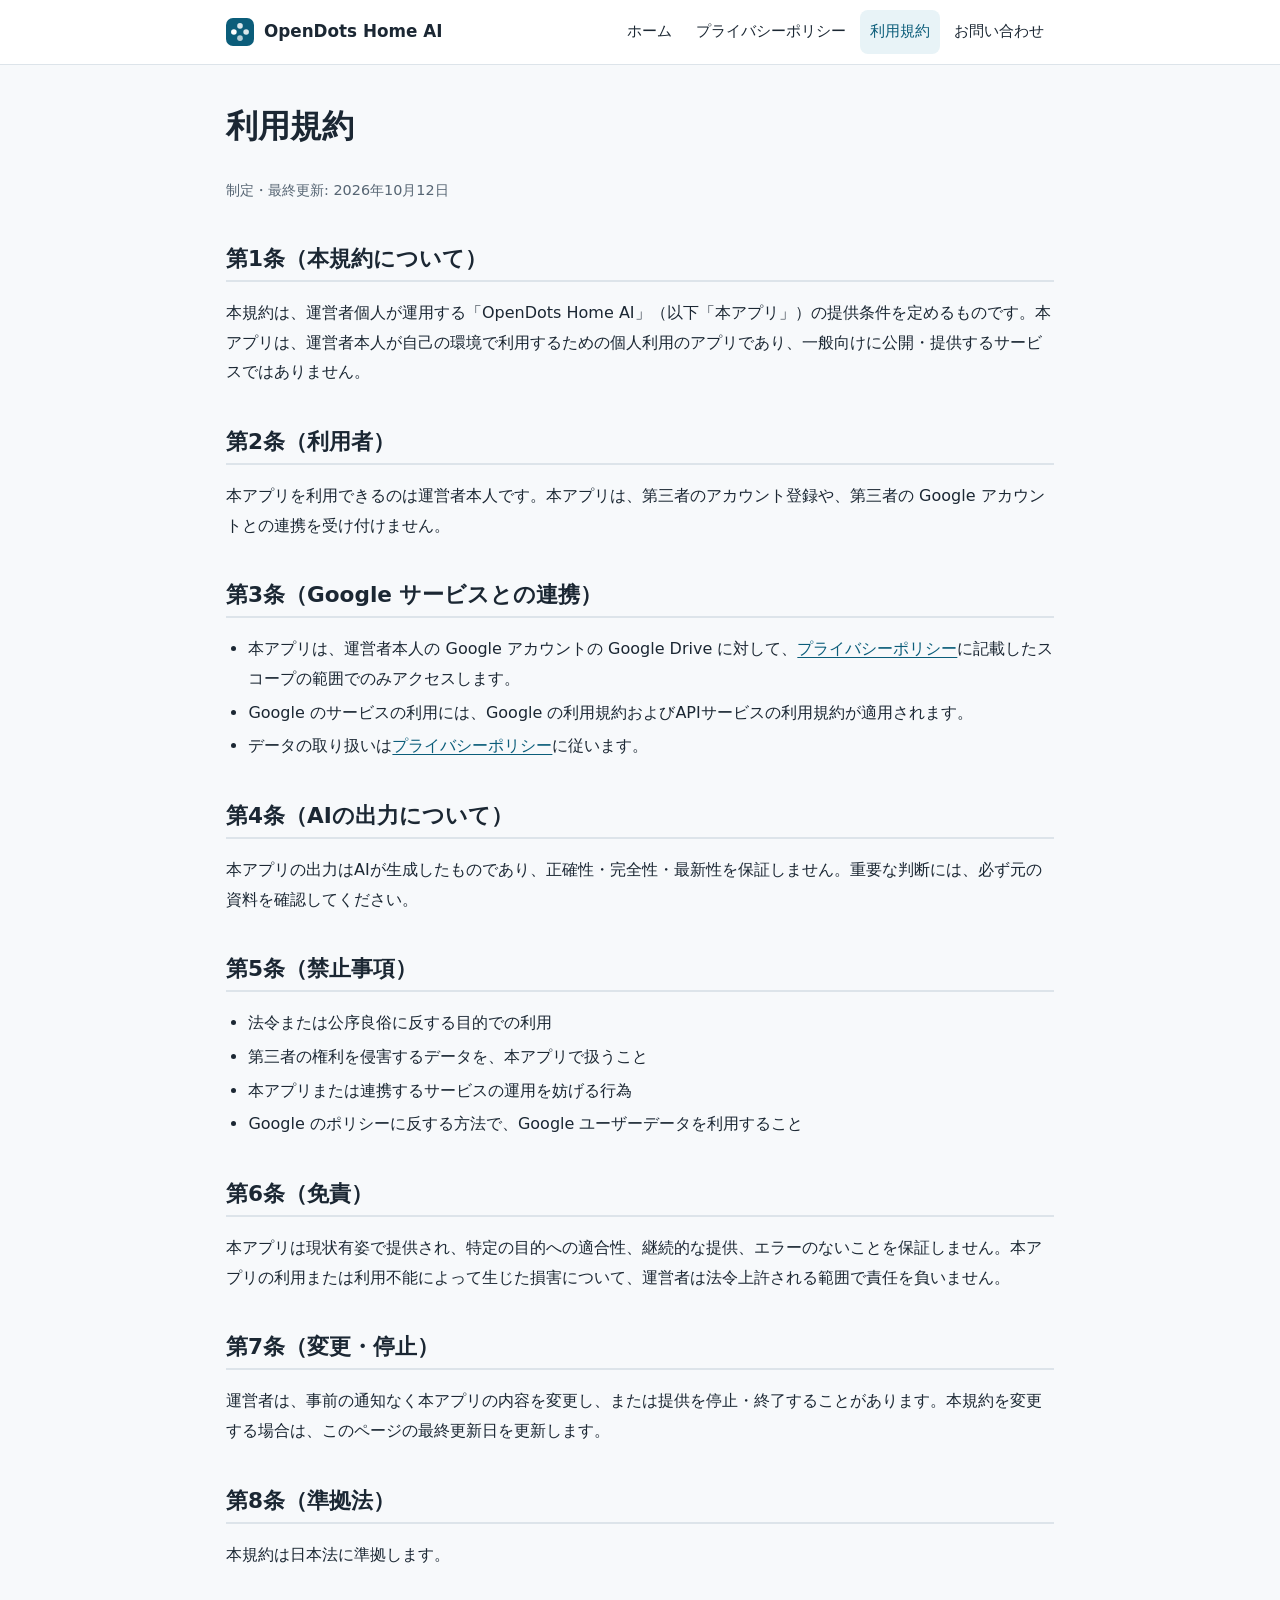
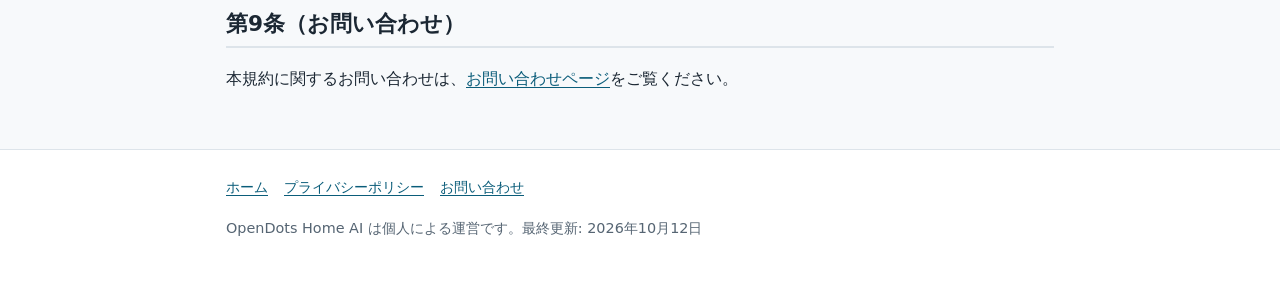
<file: terms.html>
<!doctype html>
<html lang="ja">
<head>
  <meta charset="utf-8">
  <meta name="viewport" content="width=device-width, initial-scale=1">
  <title>利用規約 | OpenDots Home AI</title>
  <meta name="description" content="OpenDots Home AI（個人利用のセルフホスト型AIアシスタント）の利用規約です。">
  <link rel="canonical" href="https://hattoir.github.io/opendots-home-ai/terms.html">
  <link rel="icon" href="assets/favicon.svg" type="image/svg+xml">
  <link rel="stylesheet" href="assets/style.css">
</head>
<body>
  <a class="skip" href="#main">本文へ移動</a>
  <header class="site">
    <div class="wrap">
      <a class="brand" href="./">
        <img src="assets/favicon.svg" alt="" width="28" height="28">
        <span>OpenDots Home AI</span>
      </a>
      <nav class="main" aria-label="主要メニュー">
        <ul>
          <li><a href="./">ホーム</a></li>
          <li><a href="privacy.html">プライバシーポリシー</a></li>
          <li><a href="terms.html" aria-current="page">利用規約</a></li>
          <li><a href="contact.html">お問い合わせ</a></li>
        </ul>
      </nav>
    </div>
  </header>

  <main id="main" class="wrap">
    <h1 style="margin-top:32px">利用規約</h1>
    <p class="meta">制定・最終更新: 2026年10月12日</p>

    <section aria-labelledby="t1">
      <h2 id="t1">第1条（本規約について）</h2>
      <p>本規約は、運営者個人が運用する「OpenDots Home AI」（以下「本アプリ」）の提供条件を定めるものです。本アプリは、運営者本人が自己の環境で利用するための個人利用のアプリであり、一般向けに公開・提供するサービスではありません。</p>
    </section>

    <section aria-labelledby="t2">
      <h2 id="t2">第2条（利用者）</h2>
      <p>本アプリを利用できるのは運営者本人です。本アプリは、第三者のアカウント登録や、第三者の Google アカウントとの連携を受け付けません。</p>
    </section>

    <section aria-labelledby="t3">
      <h2 id="t3">第3条（Google サービスとの連携）</h2>
      <ul>
        <li>本アプリは、運営者本人の Google アカウントの Google Drive に対して、<a href="privacy.html#data">プライバシーポリシー</a>に記載したスコープの範囲でのみアクセスします。</li>
        <li>Google のサービスの利用には、Google の利用規約およびAPIサービスの利用規約が適用されます。</li>
        <li>データの取り扱いは<a href="privacy.html">プライバシーポリシー</a>に従います。</li>
      </ul>
    </section>

    <section aria-labelledby="t4">
      <h2 id="t4">第4条（AIの出力について）</h2>
      <p>本アプリの出力はAIが生成したものであり、正確性・完全性・最新性を保証しません。重要な判断には、必ず元の資料を確認してください。</p>
    </section>

    <section aria-labelledby="t5">
      <h2 id="t5">第5条（禁止事項）</h2>
      <ul>
        <li>法令または公序良俗に反する目的での利用</li>
        <li>第三者の権利を侵害するデータを、本アプリで扱うこと</li>
        <li>本アプリまたは連携するサービスの運用を妨げる行為</li>
        <li>Google のポリシーに反する方法で、Google ユーザーデータを利用すること</li>
      </ul>
    </section>

    <section aria-labelledby="t6">
      <h2 id="t6">第6条（免責）</h2>
      <p>本アプリは現状有姿で提供され、特定の目的への適合性、継続的な提供、エラーのないことを保証しません。本アプリの利用または利用不能によって生じた損害について、運営者は法令上許される範囲で責任を負いません。</p>
    </section>

    <section aria-labelledby="t7">
      <h2 id="t7">第7条（変更・停止）</h2>
      <p>運営者は、事前の通知なく本アプリの内容を変更し、または提供を停止・終了することがあります。本規約を変更する場合は、このページの最終更新日を更新します。</p>
    </section>

    <section aria-labelledby="t8">
      <h2 id="t8">第8条（準拠法）</h2>
      <p>本規約は日本法に準拠します。</p>
    </section>

    <section aria-labelledby="t9">
      <h2 id="t9">第9条（お問い合わせ）</h2>
      <p>本規約に関するお問い合わせは、<a href="contact.html">お問い合わせページ</a>をご覧ください。</p>
    </section>
  </main>

  <footer class="site">
    <div class="wrap">
      <ul>
        <li><a href="./">ホーム</a></li>
        <li><a href="privacy.html">プライバシーポリシー</a></li>
        <li><a href="contact.html">お問い合わせ</a></li>
      </ul>
      <p>OpenDots Home AI は個人による運営です。最終更新: 2026年10月12日</p>
    </div>
  </footer>
</body>
</html>
</file>
<file: assets/style.css>
:root {
  --bg: #f7f9fb;
  --surface: #ffffff;
  --text: #1b2733;
  --muted: #566573;
  --line: #dde4ea;
  --brand: #0b5d7a;
  --brand-ink: #ffffff;
  --accent-bg: #e8f3f7;
  --warn-bg: #fff6e0;
  --warn-line: #e7c76a;
  --radius: 12px;
}
@media (prefers-color-scheme: dark) {
  :root:not([data-theme="light"]) {
    --bg: #11181d;
    --surface: #18222a;
    --text: #e6edf2;
    --muted: #9fb0bd;
    --line: #2a3945;
    --brand: #6cc3e0;
    --brand-ink: #0b1a22;
    --accent-bg: #162a35;
    --warn-bg: #2d2610;
    --warn-line: #7a6422;
  }
}
* { box-sizing: border-box; }
html { -webkit-text-size-adjust: 100%; }
body {
  margin: 0;
  background: var(--bg);
  color: var(--text);
  font-family: "Hiragino Sans", "Hiragino Kaku Gothic ProN", "Yu Gothic", "Noto Sans JP", "Meiryo", system-ui, sans-serif;
  line-height: 1.85;
  font-size: 16px;
}
a { color: var(--brand); text-underline-offset: 3px; }
a:focus-visible, button:focus-visible { outline: 3px solid var(--brand); outline-offset: 2px; border-radius: 4px; }
.skip { position: absolute; left: -999px; top: 0; background: var(--brand); color: var(--brand-ink); padding: 8px 12px; z-index: 10; }
.skip:focus { left: 8px; top: 8px; }

.wrap { max-width: 860px; margin: 0 auto; padding: 0 16px; }

header.site { background: var(--surface); border-bottom: 1px solid var(--line); }
header.site .wrap { display: flex; flex-wrap: wrap; align-items: center; justify-content: space-between; gap: 4px 16px; padding-top: 10px; padding-bottom: 10px; }
.brand { display: flex; align-items: center; gap: 10px; font-weight: 700; color: var(--text); text-decoration: none; font-size: 1.05rem; }
.brand svg { width: 28px; height: 28px; flex: none; }
nav.main ul { list-style: none; margin: 0; padding: 0; display: flex; flex-wrap: wrap; gap: 0 4px; }
nav.main a { display: inline-block; padding: 8px 10px; color: var(--text); text-decoration: none; border-radius: 8px; font-size: 0.93rem; }
nav.main a:hover, nav.main a[aria-current="page"] { background: var(--accent-bg); color: var(--brand); }

.hero { padding: 40px 0 28px; }
.hero h1 { font-size: clamp(1.4rem, 5vw, 2.2rem); line-height: 1.4; margin: 0 0 12px; text-wrap: balance; word-break: auto-phrase; }
.hero p.lead { font-size: 1.05rem; color: var(--muted); margin: 0 0 20px; }
.badge { display: inline-block; background: var(--accent-bg); color: var(--brand); border-radius: 999px; padding: 2px 12px; font-size: 0.82rem; font-weight: 700; margin-bottom: 14px; }
.btns { display: flex; flex-wrap: wrap; gap: 10px; }
.btn { display: inline-block; padding: 10px 18px; border-radius: 10px; text-decoration: none; font-weight: 700; border: 1px solid var(--brand); }
.btn.primary { background: var(--brand); color: var(--brand-ink); }
.btn.ghost { color: var(--brand); background: transparent; }

main h2 { font-size: 1.35rem; margin: 40px 0 12px; padding-bottom: 6px; border-bottom: 2px solid var(--line); line-height: 1.4; }
main h3 { font-size: 1.1rem; margin: 26px 0 8px; line-height: 1.45; }
main p, main li { overflow-wrap: anywhere; }
main ul, main ol { padding-left: 1.4em; }
main li { margin: 4px 0; }

.grid { display: grid; gap: 14px; grid-template-columns: 1fr; }
@media (min-width: 640px) { .grid.two { grid-template-columns: 1fr 1fr; } .grid.three { grid-template-columns: repeat(3, 1fr); } }
.card { background: var(--surface); border: 1px solid var(--line); border-radius: var(--radius); padding: 16px 18px; }
.card h3 { margin-top: 0; }
.card p:last-child { margin-bottom: 0; }
code, .mono { font-family: ui-monospace, SFMono-Regular, Menlo, Consolas, monospace; font-size: 0.88em; background: var(--accent-bg); padding: 1px 6px; border-radius: 6px; word-break: break-all; }

.scope { background: var(--surface); border: 1px solid var(--line); border-left: 4px solid var(--brand); border-radius: var(--radius); padding: 14px 18px; margin: 14px 0; }
.scope h3 { margin: 0 0 6px; }
.scope dl { margin: 0; display: grid; grid-template-columns: 1fr; gap: 2px 12px; }
@media (min-width: 640px) { .scope dl { grid-template-columns: 9em 1fr; } }
.scope dt { font-weight: 700; color: var(--muted); font-size: 0.9rem; }
.scope dd { margin: 0 0 8px; }

.note { background: var(--warn-bg); border: 1px solid var(--warn-line); border-radius: var(--radius); padding: 12px 16px; margin: 18px 0; }
.info { background: var(--accent-bg); border-radius: var(--radius); padding: 12px 16px; margin: 18px 0; }

.table-wrap { overflow-x: auto; margin: 14px 0; }
table { border-collapse: collapse; width: 100%; min-width: 520px; background: var(--surface); }
th, td { border: 1px solid var(--line); padding: 8px 10px; text-align: left; vertical-align: top; font-size: 0.93rem; }
th { background: var(--accent-bg); }

.meta { color: var(--muted); font-size: 0.9rem; }
.toc { background: var(--surface); border: 1px solid var(--line); border-radius: var(--radius); padding: 10px 18px; }
.toc ol { margin: 6px 0; }

footer.site { margin-top: 56px; border-top: 1px solid var(--line); background: var(--surface); padding: 24px 0 32px; font-size: 0.9rem; color: var(--muted); }
footer.site ul { list-style: none; margin: 0 0 10px; padding: 0; display: flex; flex-wrap: wrap; gap: 4px 16px; }
footer.site a { color: var(--brand); }
</file>
